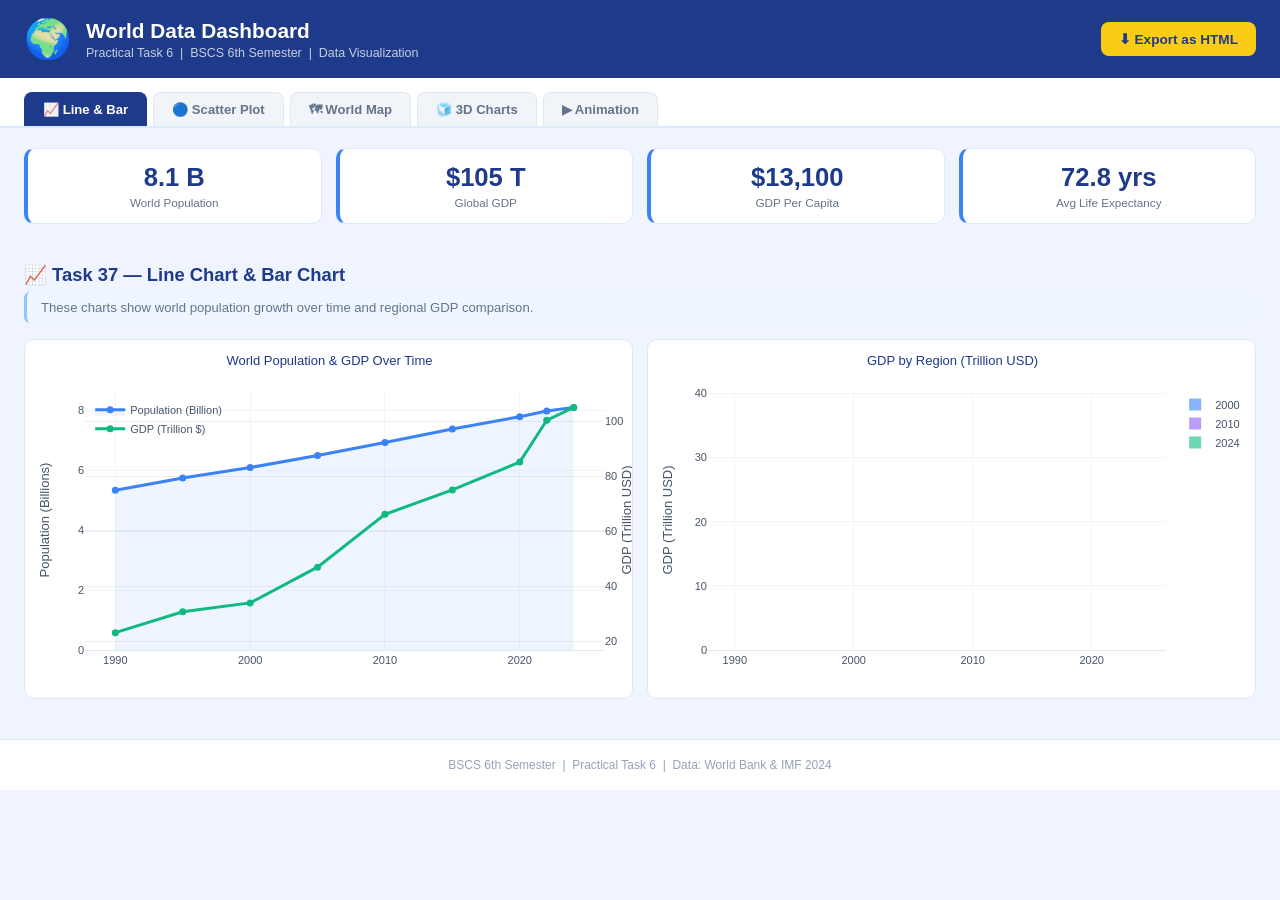
<file: Lab 6/index.html>
<!DOCTYPE html>
<html lang="en">
<head>
  <meta charset="UTF-8" />
  <meta name="viewport" content="width=device-width, initial-scale=1.0"/>
  <title>World Data Dashboard - BSCS Project</title>
  <link rel="stylesheet" href="style.css" />
  <script src="https://cdn.plot.ly/plotly-2.27.0.min.js"></script>
</head>
<body>

  <div class="top-bar">
    <div class="top-left">
      <span class="emoji">🌍</span>
      <div>
        <h1>World Data Dashboard</h1>
        <p>Practical Task 6 &nbsp;|&nbsp; BSCS 6th Semester &nbsp;|&nbsp; Data Visualization</p>
      </div>
    </div>
    <button onclick="exportDashboard()">⬇ Export as HTML</button>
  </div>

  <div class="tabs">
    <button class="tab active" onclick="showTab('tab1', this)">📈 Line &amp; Bar</button>
    <button class="tab" onclick="showTab('tab2', this)">🔵 Scatter Plot</button>
    <button class="tab" onclick="showTab('tab3', this)">🗺 World Map</button>
    <button class="tab" onclick="showTab('tab4', this)">🧊 3D Charts</button>
    <button class="tab" onclick="showTab('tab5', this)">▶ Animation</button>
  </div>

  <div class="info-cards">
    <div class="card">
      <div class="card-num">8.1 B</div>
      <div class="card-lbl">World Population</div>
    </div>
    <div class="card">
      <div class="card-num">$105 T</div>
      <div class="card-lbl">Global GDP</div>
    </div>
    <div class="card">
      <div class="card-num">$13,100</div>
      <div class="card-lbl">GDP Per Capita</div>
    </div>
    <div class="card">
      <div class="card-num">72.8 yrs</div>
      <div class="card-lbl">Avg Life Expectancy</div>
    </div>
  </div>

  <div id="tab1" class="tab-content active">
    <h2>📈 Task 37 — Line Chart &amp; Bar Chart</h2>
    <p class="desc">These charts show world population growth over time and regional GDP comparison.</p>
    <div class="two-col">
      <div class="chart-box" id="lineChart"></div>
      <div class="chart-box" id="barChart"></div>
    </div>
  </div>

  <div id="tab2" class="tab-content">
    <h2>🔵 Task 38 — Scatter Plot with Hover Info</h2>
    <p class="desc">Hover over any dot to see country details. Bubble size = population size.</p>
    <div class="chart-box big" id="scatterChart"></div>
  </div>

  <div id="tab3" class="tab-content">
    <h2>🗺 Task 39 — Choropleth World Map</h2>
    <p class="desc">Color shows value per country. Click a button to change what's shown.</p>
    <div class="map-btns">
      <button class="mbtn active" onclick="drawMap('gdp', this)">GDP Per Capita</button>
      <button class="mbtn" onclick="drawMap('pop', this)">Population</button>
      <button class="mbtn" onclick="drawMap('life', this)">Life Expectancy</button>
    </div>
    <div class="chart-box big" id="mapChart"></div>
  </div>

  <div id="tab4" class="tab-content">
    <h2>🧊 Task 40 — 3D Charts</h2>
    <p class="desc">Rotate by dragging. Left = 3D Scatter, Right = 3D Surface (math model).</p>
    <div class="two-col">
      <div class="chart-box big" id="scatter3d"></div>
      <div class="chart-box big" id="surface3d"></div>
    </div>
  </div>

  <div id="tab5" class="tab-content">
    <h2>▶ Task 41 — Animated Time Series</h2>
    <p class="desc">Press Play to watch GDP grow from 2000 to 2024. Use the slider to jump to a year.</p>
    <div class="chart-box big" id="animChart"></div>
    <div class="chart-box" id="areaChart"></div>
  </div>

  <div class="footer">
    BSCS 6th Semester &nbsp;|&nbsp; Practical Task 6 &nbsp;|&nbsp; Data: World Bank &amp; IMF 2024
  </div>

  <script src="data.js"></script>
  <script src="charts.js"></script>
  <script src="app.js"></script>

</body>
</html>
</file>
<file: Lab 6/style.css>
* {
  box-sizing: border-box;
  margin: 0;
  padding: 0;
}

body {
  font-family: 'Segoe UI', sans-serif;
  background: #f0f4ff;
  color: #333;
  min-height: 100vh;
}

.top-bar {
  background: #1e3a8a;
  color: white;
  padding: 16px 24px;
  display: flex;
  align-items: center;
  justify-content: space-between;
  flex-wrap: wrap;
  gap: 12px;
}

.top-left {
  display: flex;
  align-items: center;
  gap: 14px;
}

.emoji {
  font-size: 2.4rem;
}

.top-bar h1 {
  font-size: 1.3rem;
  font-weight: 700;
}

.top-bar p {
  font-size: 0.78rem;
  opacity: 0.75;
  margin-top: 3px;
}

.top-bar button {
  background: #facc15;
  color: #1e3a8a;
  border: none;
  padding: 9px 18px;
  border-radius: 8px;
  font-size: 0.85rem;
  font-weight: 600;
  cursor: pointer;
}

.top-bar button:hover {
  background: #fde68a;
}

.tabs {
  display: flex;
  gap: 6px;
  padding: 14px 24px 0;
  border-bottom: 2px solid #dbeafe;
  background: white;
  flex-wrap: wrap;
}

.tab {
  background: #f1f5f9;
  border: 1px solid #e2e8f0;
  border-bottom: none;
  padding: 9px 18px;
  border-radius: 8px 8px 0 0;
  font-size: 0.82rem;
  font-weight: 600;
  cursor: pointer;
  color: #64748b;
}

.tab:hover {
  background: #dbeafe;
  color: #1e3a8a;
}

.tab.active {
  background: #1e3a8a;
  color: white;
  border-color: #1e3a8a;
}

.info-cards {
  display: flex;
  gap: 14px;
  padding: 20px 24px;
  flex-wrap: wrap;
}

.card {
  background: white;
  border: 1px solid #dbeafe;
  border-left: 4px solid #3b82f6;
  border-radius: 10px;
  padding: 14px 22px;
  flex: 1;
  min-width: 150px;
  text-align: center;
}

.card-num {
  font-size: 1.6rem;
  font-weight: 700;
  color: #1e3a8a;
}

.card-lbl {
  font-size: 0.73rem;
  color: #64748b;
  margin-top: 4px;
}

.tab-content {
  display: none;
  padding: 20px 24px;
}

.tab-content.active {
  display: block;
}

.tab-content h2 {
  font-size: 1.15rem;
  color: #1e3a8a;
  margin-bottom: 6px;
}

.desc {
  font-size: 0.82rem;
  color: #64748b;
  margin-bottom: 16px;
  background: #eff6ff;
  padding: 8px 14px;
  border-radius: 6px;
  border-left: 3px solid #93c5fd;
}

.two-col {
  display: grid;
  grid-template-columns: 1fr 1fr;
  gap: 14px;
}

.chart-box {
  background: white;
  border: 1px solid #e2e8f0;
  border-radius: 10px;
  overflow: hidden;
  min-height: 360px;
}

.chart-box.big {
  min-height: 460px;
  margin-bottom: 14px;
}

.map-btns {
  display: flex;
  gap: 8px;
  margin-bottom: 14px;
  flex-wrap: wrap;
}

.mbtn {
  background: white;
  border: 1px solid #93c5fd;
  padding: 7px 16px;
  border-radius: 6px;
  font-size: 0.8rem;
  cursor: pointer;
  color: #1e3a8a;
  font-weight: 500;
}

.mbtn.active {
  background: #1e3a8a;
  color: white;
  border-color: #1e3a8a;
}

.mbtn:hover {
  background: #dbeafe;
}

.footer {
  text-align: center;
  padding: 18px;
  font-size: 0.75rem;
  color: #94a3b8;
  border-top: 1px solid #e2e8f0;
  background: white;
  margin-top: 20px;
}

@media (max-width: 700px) {
  .two-col {
    grid-template-columns: 1fr;
  }
  .info-cards {
    flex-direction: column;
  }
}
</file>
